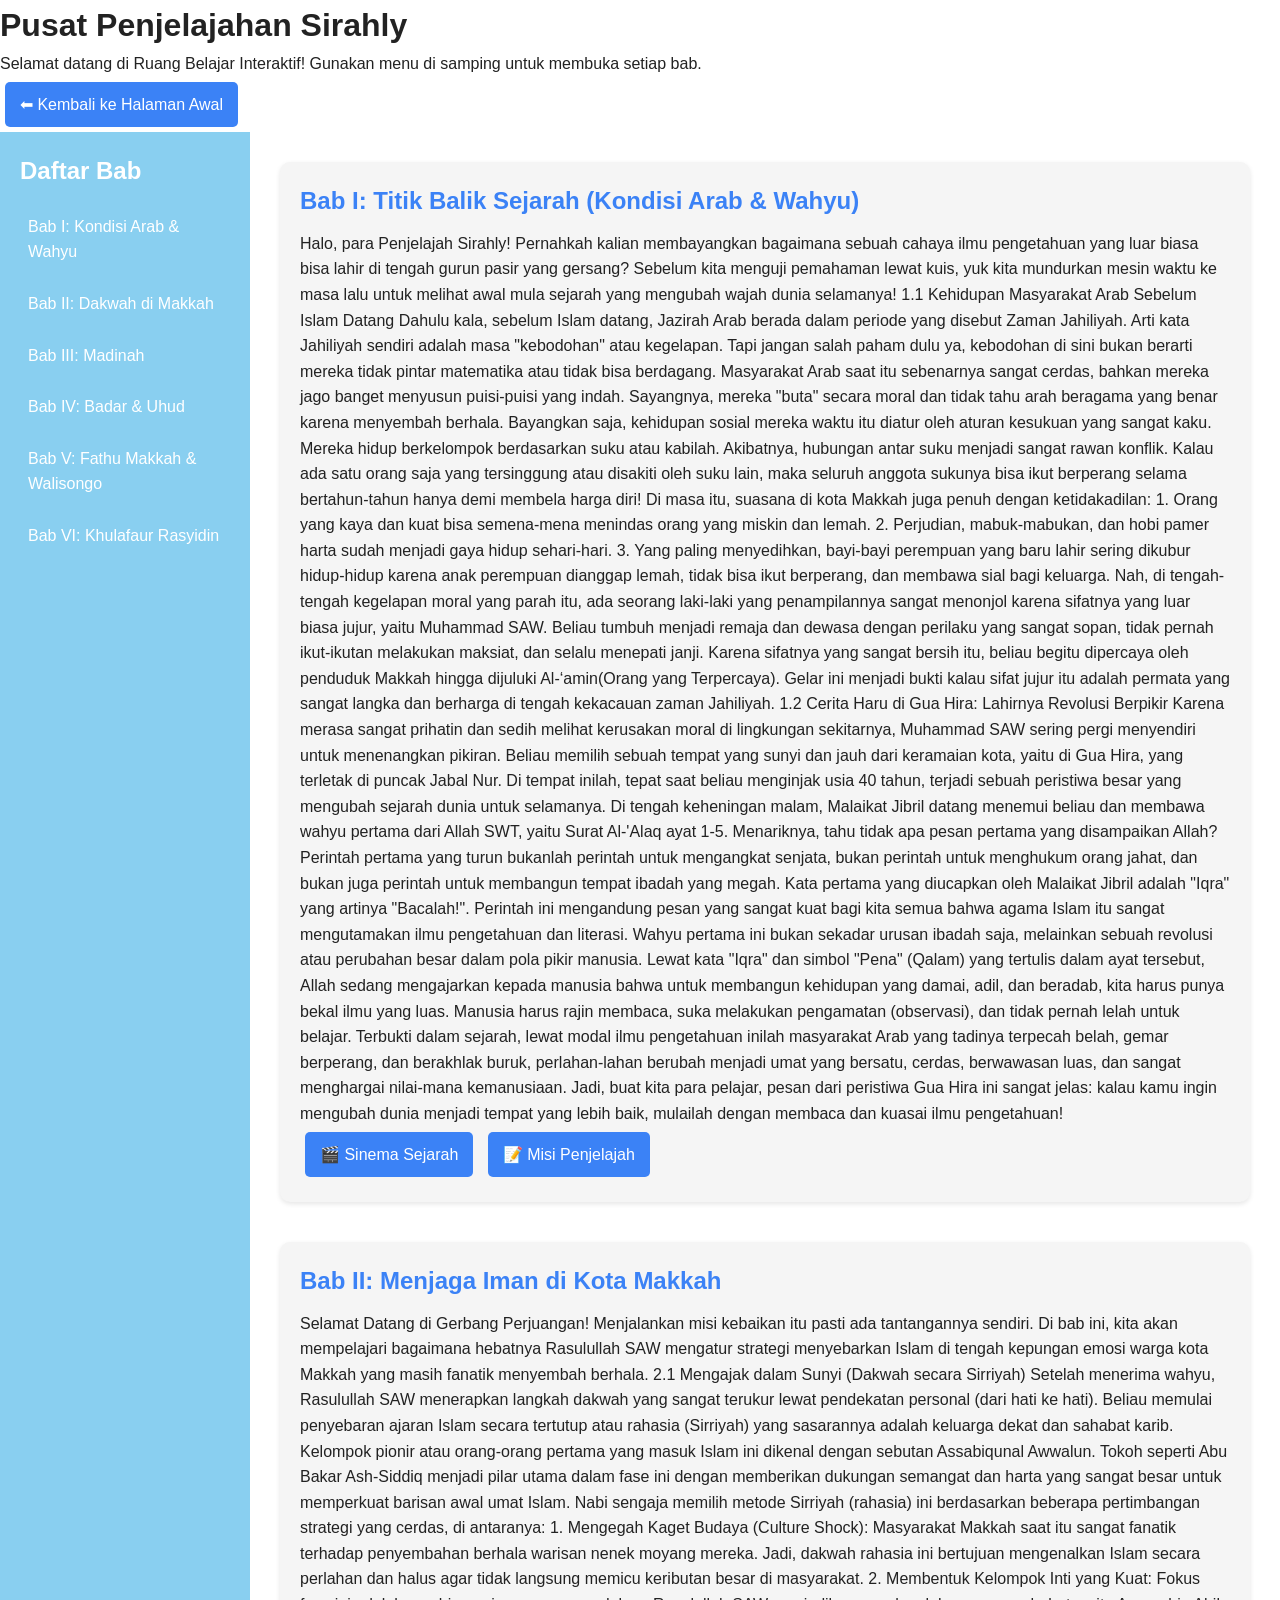
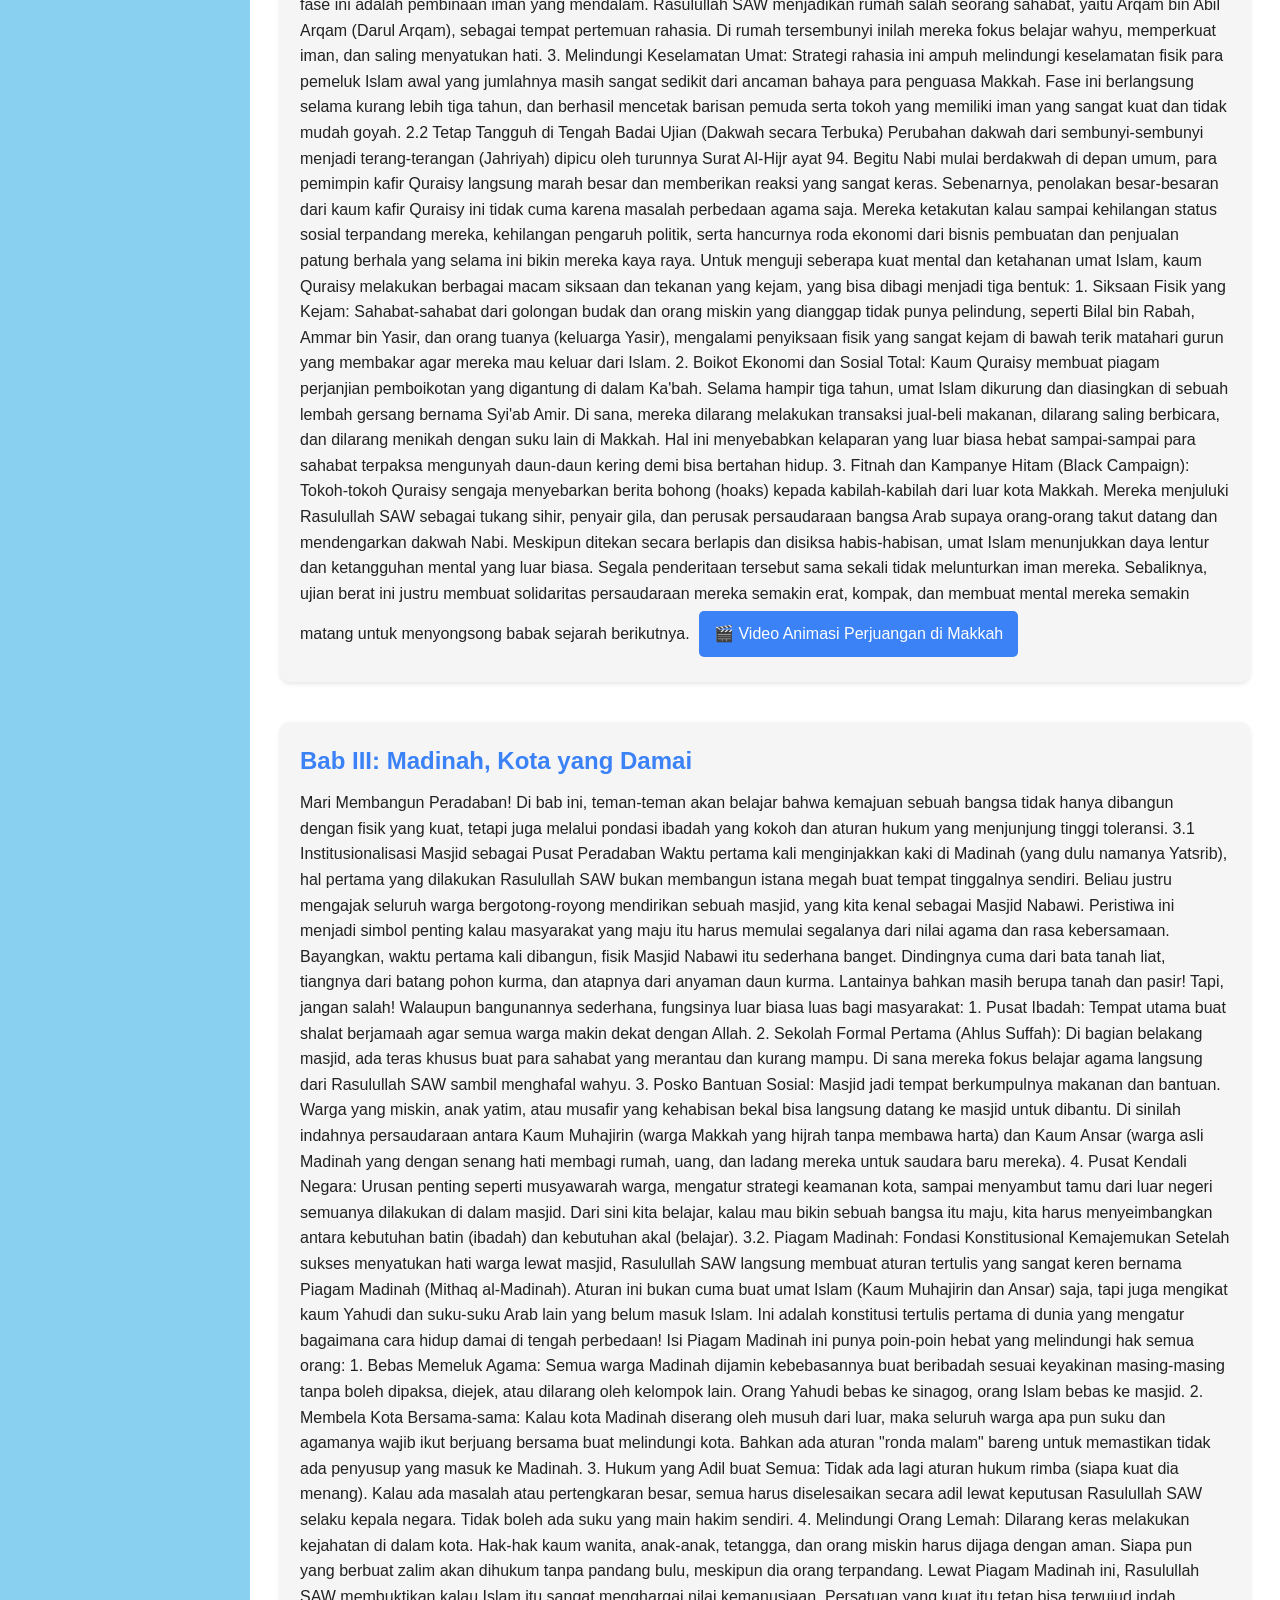
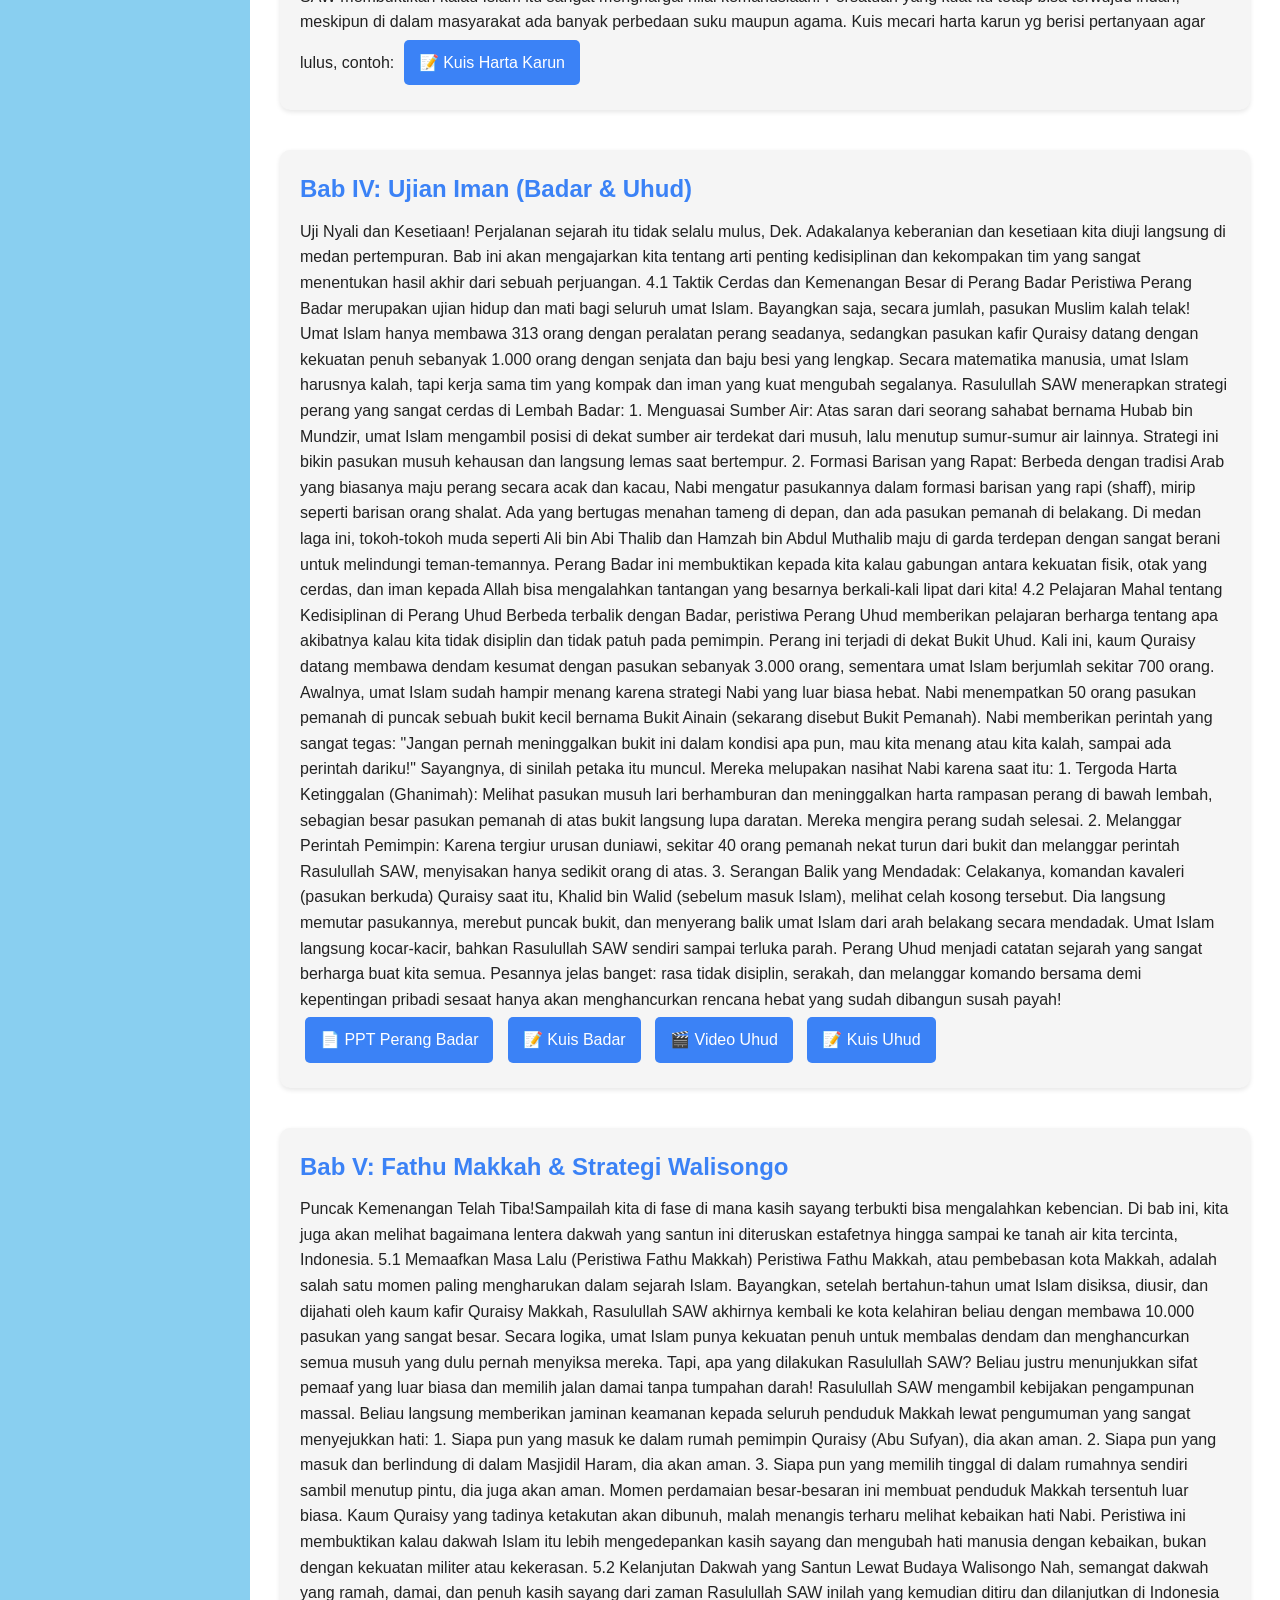
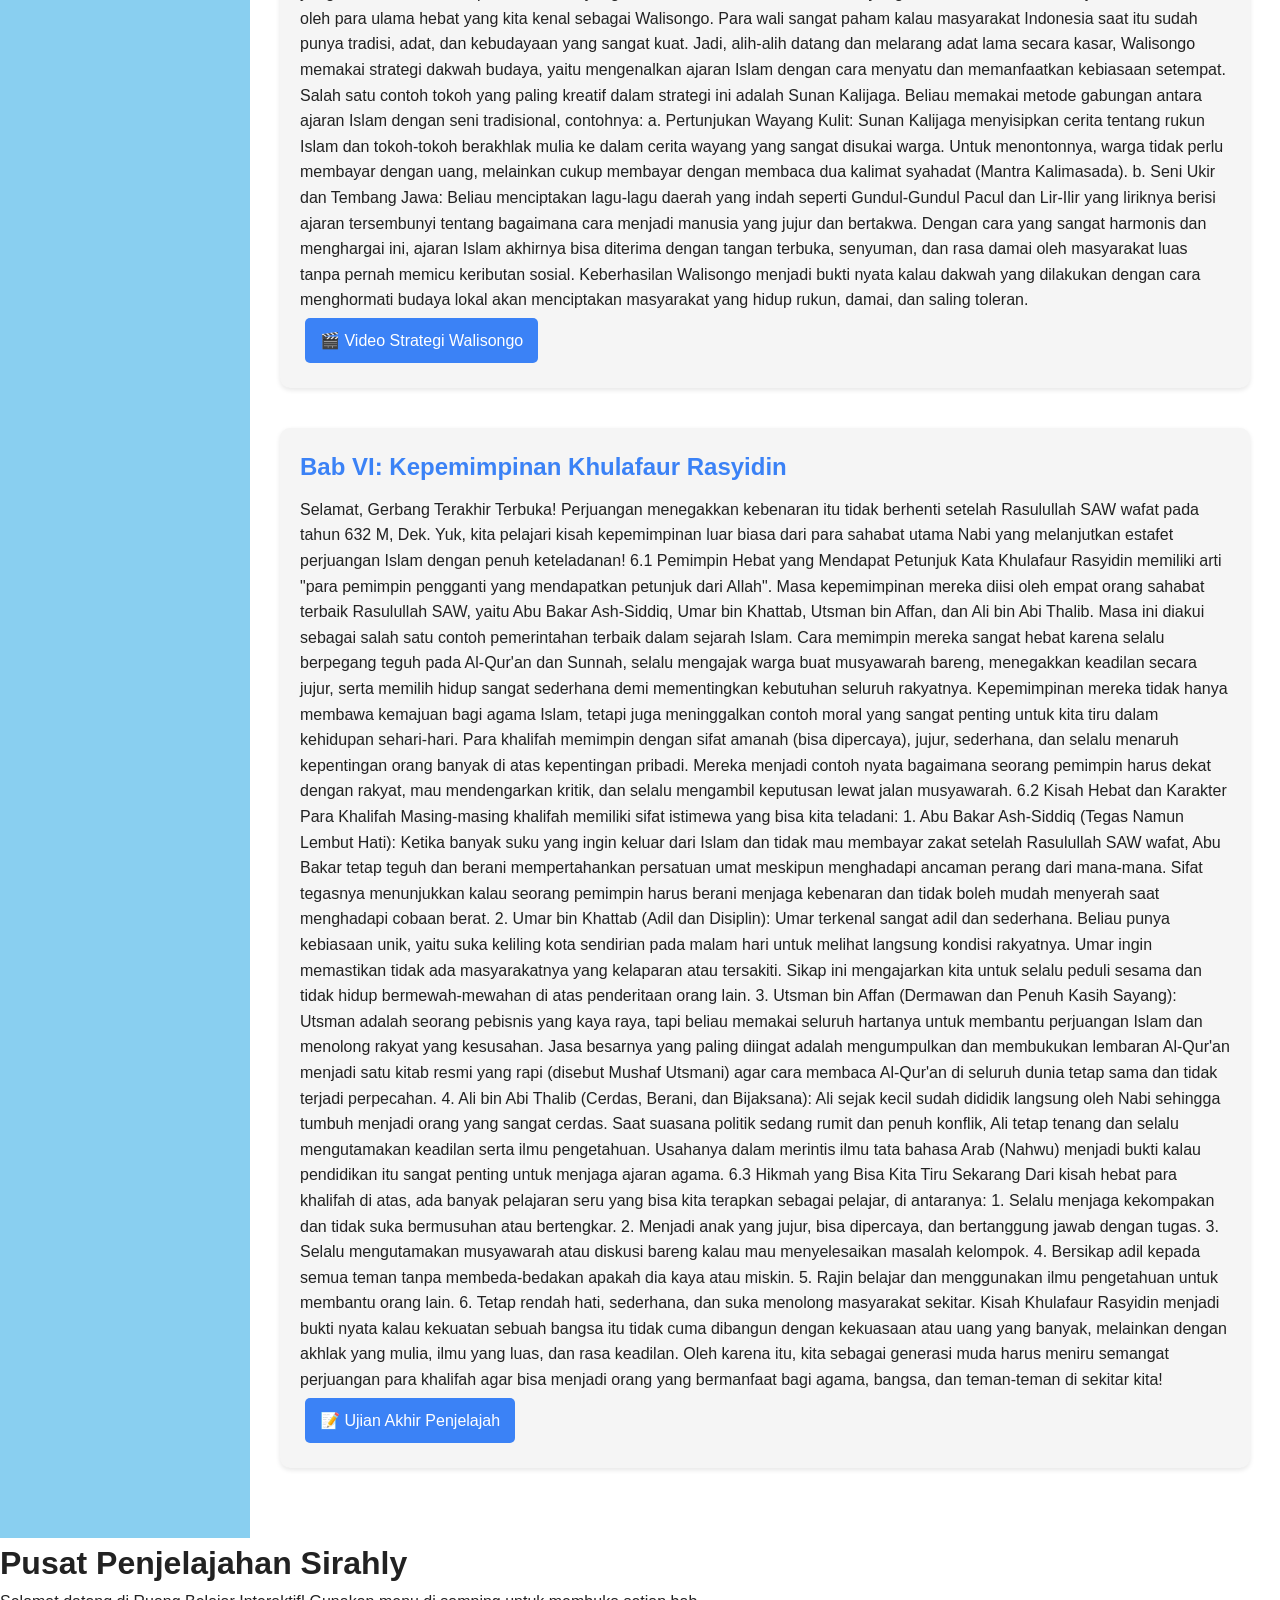
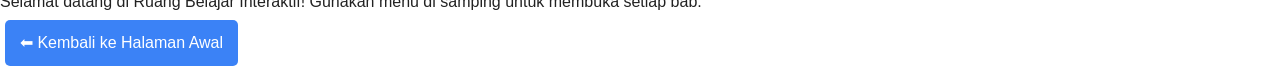
<file: belajar.html>
<!DOCTYPE html>
<html lang="id">
<head>
  <meta charset="UTF-8">
  <meta name="viewport" content="width=device-width, initial-scale=1.0">
  <title>Pusat Penjelajahan Sirahly</title>
  <link rel="stylesheet" href="style.css">
  <style>
    .lms-container { display: flex; min-height: 100vh; }
    .sidebar { width: 250px; background: var(--primary); color: white; padding: 20px; }
    .sidebar h2 { margin-bottom: 15px; }
    .sidebar ul { list-style: none; padding: 0; }
    .sidebar ul li { margin: 10px 0; }
    .sidebar ul li a { color: white; text-decoration: none; display: block; padding: 8px; border-radius: 5px; transition: background 0.3s; }
    .sidebar ul li a:hover { background: var(--accent); color: var(--text-main); }

    .content { flex: 1; padding: 30px; background: var(--bg-main); }
    .content section { margin-bottom: 40px; padding: 20px; background: var(--bg-card); border-radius: 10px; box-shadow: 0 2px 5px rgba(0,0,0,0.1); }
    .content h2 { color: var(--secondary); margin-bottom: 10px; }
    .btn-link { display: inline-block; margin: 5px; padding: 10px 15px; background: var(--secondary); color: white; border-radius: 5px; text-decoration: none; transition: background 0.3s; }
    .btn-link:hover { background: var(--accent); color: var(--text-main); }

    @media(max-width:768px){
      .lms-container { flex-direction: column; }
      .sidebar { width: 100%; }
    }
  </style>
</head>
<body>
  <header>
    <h1>Pusat Penjelajahan Sirahly</h1>
    <p>Selamat datang di Ruang Belajar Interaktif! Gunakan menu di samping untuk membuka setiap bab.</p>
    <a href="index.html" class="btn-link">⬅ Kembali ke Halaman Awal</a>
  </header>

  <div class="lms-container">
    <!-- Sidebar -->
    <aside class="sidebar">
      <h2>Daftar Bab</h2>
      <ul>
        <li><a href="#bab1">Bab I: Kondisi Arab & Wahyu</a></li>
        <li><a href="#bab2">Bab II: Dakwah di Makkah</a></li>
        <li><a href="#bab3">Bab III: Madinah</a></li>
        <li><a href="#bab4">Bab IV: Badar & Uhud</a></li>
        <li><a href="#bab5">Bab V: Fathu Makkah & Walisongo</a></li>
        <li><a href="#bab6">Bab VI: Khulafaur Rasyidin</a></li>
      </ul>
    </aside>

    <!-- Konten Utama -->
    <main class="content">
      <!-- Bab I -->
      <section id="bab1">
        <h2>Bab I: Titik Balik Sejarah (Kondisi Arab & Wahyu)</h2>
        <p>Halo, para Penjelajah Sirahly! Pernahkah kalian membayangkan bagaimana sebuah cahaya ilmu pengetahuan yang luar biasa bisa lahir di tengah gurun pasir yang gersang? Sebelum kita menguji pemahaman lewat kuis, yuk kita mundurkan mesin waktu ke masa lalu untuk melihat awal mula sejarah yang mengubah wajah dunia selamanya!
1.1 Kehidupan Masyarakat Arab Sebelum Islam Datang
Dahulu kala, sebelum Islam datang, Jazirah Arab berada dalam periode yang disebut Zaman Jahiliyah. Arti kata Jahiliyah sendiri adalah masa "kebodohan" atau kegelapan. Tapi jangan salah paham dulu ya, kebodohan di sini bukan berarti mereka tidak pintar matematika atau tidak bisa berdagang. Masyarakat Arab saat itu sebenarnya sangat cerdas, bahkan mereka jago banget menyusun puisi-puisi yang indah. Sayangnya, mereka "buta" secara moral dan tidak tahu arah beragama yang benar karena menyembah berhala.
Bayangkan saja, kehidupan sosial mereka waktu itu diatur oleh aturan kesukuan yang sangat kaku. Mereka hidup berkelompok berdasarkan suku atau kabilah. Akibatnya, hubungan antar suku menjadi sangat rawan konflik. Kalau ada satu orang saja yang tersinggung atau disakiti oleh suku lain, maka seluruh anggota sukunya bisa ikut berperang selama bertahun-tahun hanya demi membela harga diri!
Di masa itu, suasana di kota Makkah juga penuh dengan ketidakadilan:
1.	Orang yang kaya dan kuat bisa semena-mena menindas orang yang miskin dan lemah.
2.	Perjudian, mabuk-mabukan, dan hobi pamer harta sudah menjadi gaya hidup sehari-hari.
3.	Yang paling menyedihkan, bayi-bayi perempuan yang baru lahir sering dikubur hidup-hidup karena anak perempuan dianggap lemah, tidak bisa ikut berperang, dan membawa sial bagi keluarga.
Nah, di tengah-tengah kegelapan moral yang parah itu, ada seorang laki-laki yang penampilannya sangat menonjol karena sifatnya yang luar biasa jujur, yaitu Muhammad SAW. Beliau tumbuh menjadi remaja dan dewasa dengan perilaku yang sangat sopan, tidak pernah ikut-ikutan melakukan maksiat, dan selalu menepati janji. Karena sifatnya yang sangat bersih itu, beliau begitu dipercaya oleh penduduk Makkah hingga dijuluki Al-‘amin(Orang yang Terpercaya). Gelar ini menjadi bukti kalau sifat jujur itu adalah permata yang sangat langka dan berharga di tengah kekacauan zaman Jahiliyah.
1.2 Cerita Haru di Gua Hira: Lahirnya Revolusi Berpikir
Karena merasa sangat prihatin dan sedih melihat kerusakan moral di lingkungan sekitarnya, Muhammad SAW sering pergi menyendiri untuk menenangkan pikiran. Beliau memilih sebuah tempat yang sunyi dan jauh dari keramaian kota, yaitu di Gua Hira, yang terletak di puncak Jabal Nur.
Di tempat inilah, tepat saat beliau menginjak usia 40 tahun, terjadi sebuah peristiwa besar yang mengubah sejarah dunia untuk selamanya. Di tengah keheningan malam, Malaikat Jibril datang menemui beliau dan membawa wahyu pertama dari Allah SWT, yaitu Surat Al-'Alaq ayat 1-5.
Menariknya, tahu tidak apa pesan pertama yang disampaikan Allah? Perintah pertama yang turun bukanlah perintah untuk mengangkat senjata, bukan perintah untuk menghukum orang jahat, dan bukan juga perintah untuk membangun tempat ibadah yang megah. Kata pertama yang diucapkan oleh Malaikat Jibril adalah "Iqra" yang artinya "Bacalah!".
Perintah ini mengandung pesan yang sangat kuat bagi kita semua bahwa agama Islam itu sangat mengutamakan ilmu pengetahuan dan literasi. Wahyu pertama ini bukan sekadar urusan ibadah saja, melainkan sebuah revolusi atau perubahan besar dalam pola pikir manusia. Lewat kata "Iqra" dan simbol "Pena" (Qalam) yang tertulis dalam ayat tersebut, Allah sedang mengajarkan kepada manusia bahwa untuk membangun kehidupan yang damai, adil, dan beradab, kita harus punya bekal ilmu yang luas. Manusia harus rajin membaca, suka melakukan pengamatan (observasi), dan tidak pernah lelah untuk belajar.
Terbukti dalam sejarah, lewat modal ilmu pengetahuan inilah masyarakat Arab yang tadinya terpecah belah, gemar berperang, dan berakhlak buruk, perlahan-lahan berubah menjadi umat yang bersatu, cerdas, berwawasan luas, dan sangat menghargai nilai-mana kemanusiaan. Jadi, buat kita para pelajar, pesan dari peristiwa Gua Hira ini sangat jelas: kalau kamu ingin mengubah dunia menjadi tempat yang lebih baik, mulailah dengan membaca dan kuasai ilmu pengetahuan!

        <a class="btn-link" href="https://youtu.be/bl16tjyqwn0" target="_blank">🎬 Sinema Sejarah</a>
        <a class="btn-link" href="https://kahoot.it/?pin=7073825&refer_method=link" target="_blank">📝 Misi Penjelajah</a>
      </section>

      <!-- Bab II -->
      <section id="bab2">
        <h2>Bab II: Menjaga Iman di Kota Makkah</h2>
        <p>Selamat Datang di Gerbang Perjuangan! Menjalankan misi kebaikan itu pasti ada tantangannya sendiri. Di bab ini, kita akan mempelajari bagaimana hebatnya Rasulullah SAW mengatur strategi menyebarkan Islam di tengah kepungan emosi warga kota Makkah yang masih fanatik menyembah berhala.
2.1 Mengajak dalam Sunyi (Dakwah secara Sirriyah)
Setelah menerima wahyu, Rasulullah SAW menerapkan langkah dakwah yang sangat terukur lewat pendekatan personal (dari hati ke hati). Beliau memulai penyebaran ajaran Islam secara tertutup atau rahasia (Sirriyah) yang sasarannya adalah keluarga dekat dan sahabat karib. Kelompok pionir atau orang-orang pertama yang masuk Islam ini dikenal dengan sebutan Assabiqunal Awwalun. Tokoh seperti Abu Bakar Ash-Siddiq menjadi pilar utama dalam fase ini dengan memberikan dukungan semangat dan harta yang sangat besar untuk memperkuat barisan awal umat Islam.
Nabi sengaja memilih metode Sirriyah (rahasia) ini berdasarkan beberapa pertimbangan strategi yang cerdas, di antaranya:
1.	Mengegah Kaget Budaya (Culture Shock): Masyarakat Makkah saat itu sangat fanatik terhadap penyembahan berhala warisan nenek moyang mereka. Jadi, dakwah rahasia ini bertujuan mengenalkan Islam secara perlahan dan halus agar tidak langsung memicu keributan besar di masyarakat.
2.	Membentuk Kelompok Inti yang Kuat: Fokus fase ini adalah pembinaan iman yang mendalam. Rasulullah SAW menjadikan rumah salah seorang sahabat, yaitu Arqam bin Abil Arqam (Darul Arqam), sebagai tempat pertemuan rahasia. Di rumah tersembunyi inilah mereka fokus belajar wahyu, memperkuat iman, dan saling menyatukan hati.
3.	Melindungi Keselamatan Umat: Strategi rahasia ini ampuh melindungi keselamatan fisik para pemeluk Islam awal yang jumlahnya masih sangat sedikit dari ancaman bahaya para penguasa Makkah.
Fase ini berlangsung selama kurang lebih tiga tahun, dan berhasil mencetak barisan pemuda serta tokoh yang memiliki iman yang sangat kuat dan tidak mudah goyah.
2.2 Tetap Tangguh di Tengah Badai Ujian (Dakwah secara Terbuka)
Perubahan dakwah dari sembunyi-sembunyi menjadi terang-terangan (Jahriyah) dipicu oleh turunnya Surat Al-Hijr ayat 94. Begitu Nabi mulai berdakwah di depan umum, para pemimpin kafir Quraisy langsung marah besar dan memberikan reaksi yang sangat keras.
Sebenarnya, penolakan besar-besaran dari kaum kafir Quraisy ini tidak cuma karena masalah perbedaan agama saja. Mereka ketakutan kalau sampai kehilangan status sosial terpandang mereka, kehilangan pengaruh politik, serta hancurnya roda ekonomi dari bisnis pembuatan dan penjualan patung berhala yang selama ini bikin mereka kaya raya.
Untuk menguji seberapa kuat mental dan ketahanan umat Islam, kaum Quraisy melakukan berbagai macam siksaan dan tekanan yang kejam, yang bisa dibagi menjadi tiga bentuk:
1.	Siksaan Fisik yang Kejam: Sahabat-sahabat dari golongan budak dan orang miskin yang dianggap tidak punya pelindung, seperti Bilal bin Rabah, Ammar bin Yasir, dan orang tuanya (keluarga Yasir), mengalami penyiksaan fisik yang sangat kejam di bawah terik matahari gurun yang membakar agar mereka mau keluar dari Islam.
2.	Boikot Ekonomi dan Sosial Total: Kaum Quraisy membuat piagam perjanjian pemboikotan yang digantung di dalam Ka'bah. Selama hampir tiga tahun, umat Islam dikurung dan diasingkan di sebuah lembah gersang bernama Syi'ab Amir. Di sana, mereka dilarang melakukan transaksi jual-beli makanan, dilarang saling berbicara, dan dilarang menikah dengan suku lain di Makkah. Hal ini menyebabkan kelaparan yang luar biasa hebat sampai-sampai para sahabat terpaksa mengunyah daun-daun kering demi bisa bertahan hidup.
3.	Fitnah dan Kampanye Hitam (Black Campaign): Tokoh-tokoh Quraisy sengaja menyebarkan berita bohong (hoaks) kepada kabilah-kabilah dari luar kota Makkah. Mereka menjuluki Rasulullah SAW sebagai tukang sihir, penyair gila, dan perusak persaudaraan bangsa Arab supaya orang-orang takut datang dan mendengarkan dakwah Nabi.
Meskipun ditekan secara berlapis dan disiksa habis-habisan, umat Islam menunjukkan daya lentur dan ketangguhan mental yang luar biasa. Segala penderitaan tersebut sama sekali tidak melunturkan iman mereka. Sebaliknya, ujian berat ini justru membuat solidaritas persaudaraan mereka semakin erat, kompak, dan membuat mental mereka semakin matang untuk menyongsong babak sejarah berikutnya.

        <a class="btn-link" href="#" target="_blank">🎬 Video Animasi Perjuangan di Makkah</a>
      </section>

      <!-- Bab III -->
      <section id="bab3">
        <h2>Bab III: Madinah, Kota yang Damai</h2>
        <p>Mari Membangun Peradaban! Di bab ini, teman-teman akan belajar bahwa kemajuan sebuah bangsa tidak hanya dibangun dengan fisik yang kuat, tetapi juga melalui pondasi ibadah yang kokoh dan aturan hukum yang menjunjung tinggi toleransi. 
3.1 Institusionalisasi Masjid sebagai Pusat Peradaban
Waktu pertama kali menginjakkan kaki di Madinah (yang dulu namanya Yatsrib), hal pertama yang dilakukan Rasulullah SAW bukan membangun istana megah buat tempat tinggalnya sendiri. Beliau justru mengajak seluruh warga bergotong-royong mendirikan sebuah masjid, yang kita kenal sebagai Masjid Nabawi. Peristiwa ini menjadi simbol penting kalau masyarakat yang maju itu harus memulai segalanya dari nilai agama dan rasa kebersamaan.
Bayangkan, waktu pertama kali dibangun, fisik Masjid Nabawi itu sederhana banget. Dindingnya cuma dari bata tanah liat, tiangnya dari batang pohon kurma, dan atapnya dari anyaman daun kurma. Lantainya bahkan masih berupa tanah dan pasir! Tapi, jangan salah! Walaupun bangunannya sederhana, fungsinya luar biasa luas bagi masyarakat:
1.	Pusat Ibadah: Tempat utama buat shalat berjamaah agar semua warga makin dekat dengan Allah.
2.	Sekolah Formal Pertama (Ahlus Suffah): Di bagian belakang masjid, ada teras khusus buat para sahabat yang merantau dan kurang mampu. Di sana mereka fokus belajar agama langsung dari Rasulullah SAW sambil menghafal wahyu.
3.	Posko Bantuan Sosial: Masjid jadi tempat berkumpulnya makanan dan bantuan. Warga yang miskin, anak yatim, atau musafir yang kehabisan bekal bisa langsung datang ke masjid untuk dibantu. Di sinilah indahnya persaudaraan antara Kaum Muhajirin (warga Makkah yang hijrah tanpa membawa harta) dan Kaum Ansar (warga asli Madinah yang dengan senang hati membagi rumah, uang, dan ladang mereka untuk saudara baru mereka).
4.	Pusat Kendali Negara: Urusan penting seperti musyawarah warga, mengatur strategi keamanan kota, sampai menyambut tamu dari luar negeri semuanya dilakukan di dalam masjid.
Dari sini kita belajar, kalau mau bikin sebuah bangsa itu maju, kita harus menyeimbangkan antara kebutuhan batin (ibadah) dan kebutuhan akal (belajar).
3.2. Piagam Madinah: Fondasi Konstitusional Kemajemukan
Setelah sukses menyatukan hati warga lewat masjid, Rasulullah SAW langsung membuat aturan tertulis yang sangat keren bernama Piagam Madinah (Mithaq al-Madinah). Aturan ini bukan cuma buat umat Islam (Kaum Muhajirin dan Ansar) saja, tapi juga mengikat kaum Yahudi dan suku-suku Arab lain yang belum masuk Islam. Ini adalah konstitusi tertulis pertama di dunia yang mengatur bagaimana cara hidup damai di tengah perbedaan!
Isi Piagam Madinah ini punya poin-poin hebat yang melindungi hak semua orang:
1.	Bebas Memeluk Agama: Semua warga Madinah dijamin kebebasannya buat beribadah sesuai keyakinan masing-masing tanpa boleh dipaksa, diejek, atau dilarang oleh kelompok lain. Orang Yahudi bebas ke sinagog, orang Islam bebas ke masjid.
2.	Membela Kota Bersama-sama: Kalau kota Madinah diserang oleh musuh dari luar, maka seluruh warga apa pun suku dan agamanya wajib ikut berjuang bersama buat melindungi kota. Bahkan ada aturan "ronda malam" bareng untuk memastikan tidak ada penyusup yang masuk ke Madinah.
3.	Hukum yang Adil buat Semua: Tidak ada lagi aturan hukum rimba (siapa kuat dia menang). Kalau ada masalah atau pertengkaran besar, semua harus diselesaikan secara adil lewat keputusan Rasulullah SAW selaku kepala negara. Tidak boleh ada suku yang main hakim sendiri.
4.	Melindungi Orang Lemah: Dilarang keras melakukan kejahatan di dalam kota. Hak-hak kaum wanita, anak-anak, tetangga, dan orang miskin harus dijaga dengan aman. Siapa pun yang berbuat zalim akan dihukum tanpa pandang bulu, meskipun dia orang terpandang.
Lewat Piagam Madinah ini, Rasulullah SAW membuktikan kalau Islam itu sangat menghargai nilai kemanusiaan. Persatuan yang kuat itu tetap bisa terwujud indah, meskipun di dalam masyarakat ada banyak perbedaan suku maupun agama.
Kuis mecari harta karun yg berisi pertanyaan agar lulus, contoh:

        <a class="btn-link" href="https://quiz.zep.us/id/play/nLeQLA" target="_blank">📝 Kuis Harta Karun</a>
      </section>

      <!-- Bab IV -->
      <section id="bab4">
        <h2>Bab IV: Ujian Iman (Badar & Uhud)</h2>
        <p>Uji Nyali dan Kesetiaan! Perjalanan sejarah itu tidak selalu mulus, Dek. Adakalanya keberanian dan kesetiaan kita diuji langsung di medan pertempuran. Bab ini akan mengajarkan kita tentang arti penting kedisiplinan dan kekompakan tim yang sangat menentukan hasil akhir dari sebuah perjuangan.
4.1 Taktik Cerdas dan Kemenangan Besar di Perang Badar
Peristiwa Perang Badar merupakan ujian hidup dan mati bagi seluruh umat Islam. Bayangkan saja, secara jumlah, pasukan Muslim kalah telak! Umat Islam hanya membawa 313 orang dengan peralatan perang seadanya, sedangkan pasukan kafir Quraisy datang dengan kekuatan penuh sebanyak 1.000 orang dengan senjata dan baju besi yang lengkap. Secara matematika manusia, umat Islam harusnya kalah, tapi kerja sama tim yang kompak dan iman yang kuat mengubah segalanya.
Rasulullah SAW menerapkan strategi perang yang sangat cerdas di Lembah Badar:
1.	Menguasai Sumber Air: Atas saran dari seorang sahabat bernama Hubab bin Mundzir, umat Islam mengambil posisi di dekat sumber air terdekat dari musuh, lalu menutup sumur-sumur air lainnya. Strategi ini bikin pasukan musuh kehausan dan langsung lemas saat bertempur.
2.	Formasi Barisan yang Rapat: Berbeda dengan tradisi Arab yang biasanya maju perang secara acak dan kacau, Nabi mengatur pasukannya dalam formasi barisan yang rapi (shaff), mirip seperti barisan orang shalat. Ada yang bertugas menahan tameng di depan, dan ada pasukan pemanah di belakang.
Di medan laga ini, tokoh-tokoh muda seperti Ali bin Abi Thalib dan Hamzah bin Abdul Muthalib maju di garda terdepan dengan sangat berani untuk melindungi teman-temannya. Perang Badar ini membuktikan kepada kita kalau gabungan antara kekuatan fisik, otak yang cerdas, dan iman kepada Allah bisa mengalahkan tantangan yang besarnya berkali-kali lipat dari kita!
4.2 Pelajaran Mahal tentang Kedisiplinan di Perang Uhud
Berbeda terbalik dengan Badar, peristiwa Perang Uhud memberikan pelajaran berharga tentang apa akibatnya kalau kita tidak disiplin dan tidak patuh pada pemimpin. Perang ini terjadi di dekat Bukit Uhud. Kali ini, kaum Quraisy datang membawa dendam kesumat dengan pasukan sebanyak 3.000 orang, sementara umat Islam berjumlah sekitar 700 orang.
Awalnya, umat Islam sudah hampir menang karena strategi Nabi yang luar biasa hebat. Nabi menempatkan 50 orang pasukan pemanah di puncak sebuah bukit kecil bernama Bukit Ainain (sekarang disebut Bukit Pemanah). Nabi memberikan perintah yang sangat tegas: "Jangan pernah meninggalkan bukit ini dalam kondisi apa pun, mau kita menang atau kita kalah, sampai ada perintah dariku!"
Sayangnya, di sinilah petaka itu muncul. Mereka melupakan nasihat Nabi karena saat itu:
1.	Tergoda Harta Ketinggalan (Ghanimah): Melihat pasukan musuh lari berhamburan dan meninggalkan harta rampasan perang di bawah lembah, sebagian besar pasukan pemanah di atas bukit langsung lupa daratan. Mereka mengira perang sudah selesai.
2.	Melanggar Perintah Pemimpin: Karena tergiur urusan duniawi, sekitar 40 orang pemanah nekat turun dari bukit dan melanggar perintah Rasulullah SAW, menyisakan hanya sedikit orang di atas.
3.	Serangan Balik yang Mendadak: Celakanya, komandan kavaleri (pasukan berkuda) Quraisy saat itu, Khalid bin Walid (sebelum masuk Islam), melihat celah kosong tersebut. Dia langsung memutar pasukannya, merebut puncak bukit, dan menyerang balik umat Islam dari arah belakang secara mendadak.
Umat Islam langsung kocar-kacir, bahkan Rasulullah SAW sendiri sampai terluka parah. Perang Uhud menjadi catatan sejarah yang sangat berharga buat kita semua. Pesannya jelas banget: rasa tidak disiplin, serakah, dan melanggar komando bersama demi kepentingan pribadi sesaat hanya akan menghancurkan rencana hebat yang sudah dibangun susah payah!

        <a class="btn-link" href="https://canva.link/6s8qpgf205pchj1" target="_blank">📄 PPT Perang Badar</a>
        <a class="btn-link" href="https://wordwall.net/resource/113653783" target="_blank">📝 Kuis Badar</a>
        <a class="btn-link" href="https://youtu.be/JJbbSjaz0R4" target="_blank">🎬 Video Uhud</a>
        <a class="btn-link" href="https://wordwall.net/resource/113654075" target="_blank">📝 Kuis Uhud</a>
      </section>

      <!-- Bab V -->
      <section id="bab5">
        <h2>Bab V: Fathu Makkah & Strategi Walisongo</h2>
        <p>Puncak Kemenangan Telah Tiba!Sampailah kita di fase di mana kasih sayang terbukti bisa mengalahkan kebencian. Di bab ini, kita juga akan melihat bagaimana lentera dakwah yang santun ini diteruskan estafetnya hingga sampai ke tanah air kita tercinta, Indonesia.
5.1 Memaafkan Masa Lalu (Peristiwa Fathu Makkah)
Peristiwa Fathu Makkah, atau pembebasan kota Makkah, adalah salah satu momen paling mengharukan dalam sejarah Islam. Bayangkan, setelah bertahun-tahun umat Islam disiksa, diusir, dan dijahati oleh kaum kafir Quraisy Makkah, Rasulullah SAW akhirnya kembali ke kota kelahiran beliau dengan membawa 10.000 pasukan yang sangat besar.
Secara logika, umat Islam punya kekuatan penuh untuk membalas dendam dan menghancurkan semua musuh yang dulu pernah menyiksa mereka. Tapi, apa yang dilakukan Rasulullah SAW? Beliau justru menunjukkan sifat pemaaf yang luar biasa dan memilih jalan damai tanpa tumpahan darah!
Rasulullah SAW mengambil kebijakan pengampunan massal. Beliau langsung memberikan jaminan keamanan kepada seluruh penduduk Makkah lewat pengumuman yang sangat menyejukkan hati:
1.	Siapa pun yang masuk ke dalam rumah pemimpin Quraisy (Abu Sufyan), dia akan aman.
2.	Siapa pun yang masuk dan berlindung di dalam Masjidil Haram, dia akan aman.
3.	Siapa pun yang memilih tinggal di dalam rumahnya sendiri sambil menutup pintu, dia juga akan aman.
Momen perdamaian besar-besaran ini membuat penduduk Makkah tersentuh luar biasa. Kaum Quraisy yang tadinya ketakutan akan dibunuh, malah menangis terharu melihat kebaikan hati Nabi. Peristiwa ini membuktikan kalau dakwah Islam itu lebih mengedepankan kasih sayang dan mengubah hati manusia dengan kebaikan, bukan dengan kekuatan militer atau kekerasan.

5.2 Kelanjutan Dakwah yang Santun Lewat Budaya Walisongo
Nah, semangat dakwah yang ramah, damai, dan penuh kasih sayang dari zaman Rasulullah SAW inilah yang kemudian ditiru dan dilanjutkan di Indonesia oleh para ulama hebat yang kita kenal sebagai Walisongo.
Para wali sangat paham kalau masyarakat Indonesia saat itu sudah punya tradisi, adat, dan kebudayaan yang sangat kuat. Jadi, alih-alih datang dan melarang adat lama secara kasar, Walisongo memakai strategi dakwah budaya, yaitu mengenalkan ajaran Islam dengan cara menyatu dan memanfaatkan kebiasaan setempat.
Salah satu contoh tokoh yang paling kreatif dalam strategi ini adalah Sunan Kalijaga. Beliau memakai metode gabungan antara ajaran Islam dengan seni tradisional, contohnya:
a.	Pertunjukan Wayang Kulit: Sunan Kalijaga menyisipkan cerita tentang rukun Islam dan tokoh-tokoh berakhlak mulia ke dalam cerita wayang yang sangat disukai warga. Untuk menontonnya, warga tidak perlu membayar dengan uang, melainkan cukup membayar dengan membaca dua kalimat syahadat (Mantra Kalimasada).
b.	Seni Ukir dan Tembang Jawa: Beliau menciptakan lagu-lagu daerah yang indah seperti Gundul-Gundul Pacul dan Lir-Ilir yang liriknya berisi ajaran tersembunyi tentang bagaimana cara menjadi manusia yang jujur dan bertakwa.
Dengan cara yang sangat harmonis dan menghargai ini, ajaran Islam akhirnya bisa diterima dengan tangan terbuka, senyuman, dan rasa damai oleh masyarakat luas tanpa pernah memicu keributan sosial. Keberhasilan Walisongo menjadi bukti nyata kalau dakwah yang dilakukan dengan cara menghormati budaya lokal akan menciptakan masyarakat yang hidup rukun, damai, dan saling toleran.

        <a class="btn-link" href="https://youtube.com/shorts/aqMsRlcPt9s?feature=shared" target="_blank">🎬 Video Strategi Walisongo</a>
      </section>

      <!-- Bab VI -->
      <section id="bab6">
        <h2>Bab VI: Kepemimpinan Khulafaur Rasyidin</h2>
        <p>Selamat, Gerbang Terakhir Terbuka! Perjuangan menegakkan kebenaran itu tidak berhenti setelah Rasulullah SAW wafat pada tahun 632 M, Dek. Yuk, kita pelajari kisah kepemimpinan luar biasa dari para sahabat utama Nabi yang melanjutkan estafet perjuangan Islam dengan penuh keteladanan!
6.1 Pemimpin Hebat yang Mendapat Petunjuk
Kata Khulafaur Rasyidin memiliki arti "para pemimpin pengganti yang mendapatkan petunjuk dari Allah". Masa kepemimpinan mereka diisi oleh empat orang sahabat terbaik Rasulullah SAW, yaitu Abu Bakar Ash-Siddiq, Umar bin Khattab, Utsman bin Affan, dan Ali bin Abi Thalib. Masa ini diakui sebagai salah satu contoh pemerintahan terbaik dalam sejarah Islam.
Cara memimpin mereka sangat hebat karena selalu berpegang teguh pada Al-Qur'an dan Sunnah, selalu mengajak warga buat musyawarah bareng, menegakkan keadilan secara jujur, serta memilih hidup sangat sederhana demi mementingkan kebutuhan seluruh rakyatnya.
Kepemimpinan mereka tidak hanya membawa kemajuan bagi agama Islam, tetapi juga meninggalkan contoh moral yang sangat penting untuk kita tiru dalam kehidupan sehari-hari. Para khalifah memimpin dengan sifat amanah (bisa dipercaya), jujur, sederhana, dan selalu menaruh kepentingan orang banyak di atas kepentingan pribadi. Mereka menjadi contoh nyata bagaimana seorang pemimpin harus dekat dengan rakyat, mau mendengarkan kritik, dan selalu mengambil keputusan lewat jalan musyawarah.
6.2 Kisah Hebat dan Karakter Para Khalifah
Masing-masing khalifah memiliki sifat istimewa yang bisa kita teladani:
1.	Abu Bakar Ash-Siddiq (Tegas Namun Lembut Hati): Ketika banyak suku yang ingin keluar dari Islam dan tidak mau membayar zakat setelah Rasulullah SAW wafat, Abu Bakar tetap teguh dan berani mempertahankan persatuan umat meskipun menghadapi ancaman perang dari mana-mana. Sifat tegasnya menunjukkan kalau seorang pemimpin harus berani menjaga kebenaran dan tidak boleh mudah menyerah saat menghadapi cobaan berat.
2.	Umar bin Khattab (Adil dan Disiplin): Umar terkenal sangat adil dan sederhana. Beliau punya kebiasaan unik, yaitu suka keliling kota sendirian pada malam hari untuk melihat langsung kondisi rakyatnya. Umar ingin memastikan tidak ada masyarakatnya yang kelaparan atau tersakiti. Sikap ini mengajarkan kita untuk selalu peduli sesama dan tidak hidup bermewah-mewahan di atas penderitaan orang lain.
3.	Utsman bin Affan (Dermawan dan Penuh Kasih Sayang): Utsman adalah seorang pebisnis yang kaya raya, tapi beliau memakai seluruh hartanya untuk membantu perjuangan Islam dan menolong rakyat yang kesusahan. Jasa besarnya yang paling diingat adalah mengumpulkan dan membukukan lembaran Al-Qur'an menjadi satu kitab resmi yang rapi (disebut Mushaf Utsmani) agar cara membaca Al-Qur'an di seluruh dunia tetap sama dan tidak terjadi perpecahan.
4.	Ali bin Abi Thalib (Cerdas, Berani, dan Bijaksana): Ali sejak kecil sudah dididik langsung oleh Nabi sehingga tumbuh menjadi orang yang sangat cerdas. Saat suasana politik sedang rumit dan penuh konflik, Ali tetap tenang dan selalu mengutamakan keadilan serta ilmu pengetahuan. Usahanya dalam merintis ilmu tata bahasa Arab (Nahwu) menjadi bukti kalau pendidikan itu sangat penting untuk menjaga ajaran agama.
6.3 Hikmah yang Bisa Kita Tiru Sekarang
Dari kisah hebat para khalifah di atas, ada banyak pelajaran seru yang bisa kita terapkan sebagai pelajar, di antaranya:
1.	Selalu menjaga kekompakan dan tidak suka bermusuhan atau bertengkar.
2.	Menjadi anak yang jujur, bisa dipercaya, dan bertanggung jawab dengan tugas.
3.	Selalu mengutamakan musyawarah atau diskusi bareng kalau mau menyelesaikan masalah kelompok.
4.	Bersikap adil kepada semua teman tanpa membeda-bedakan apakah dia kaya atau miskin.
5.	Rajin belajar dan menggunakan ilmu pengetahuan untuk membantu orang lain.
6.	Tetap rendah hati, sederhana, dan suka menolong masyarakat sekitar.
Kisah Khulafaur Rasyidin menjadi bukti nyata kalau kekuatan sebuah bangsa itu tidak cuma dibangun dengan kekuasaan atau uang yang banyak, melainkan dengan akhlak yang mulia, ilmu yang luas, dan rasa keadilan. Oleh karena itu, kita sebagai generasi muda harus meniru semangat perjuangan para khalifah agar bisa menjadi orang yang bermanfaat bagi agama, bangsa, dan teman-teman di sekitar kita!

        <a class="btn-link" href="https://forms.gle/ZYTVFK8JJwZjYyc96" target="_blank">📝 Ujian Akhir Penjelajah</a>
      </section>
    </main>
  </div>
</body>
</html>
<header>
  <h1>Pusat Penjelajahan Sirahly</h1>
  <p>Selamat datang di Ruang Belajar Interaktif! Gunakan menu di samping untuk membuka setiap bab.</p>
  <!-- Tombol kembali -->
  <a href="index.html" class="btn-link">⬅ Kembali ke Halaman Awal</a>
</header>
</file>
<file: style.css>
/* ================= ROOT COLOR ================= */
:root {
  --primary: #89CFF0;
  --secondary: #3b82f6;
  --accent: #ff69b4;

  --bg-main: #ffffff;
  --bg-card: #f5f5f5;

  --text-main: #222222;
  --text-secondary: #666666;

  --shadow: 0 4px 10px rgba(0,0,0,0.1);
}

/* ================= RESET ================= */
* {
  margin: 0;
  padding: 0;
  box-sizing: border-box;
}

body {
  font-family: Arial, sans-serif;
  background: var(--bg-main);
  color: var(--text-main);
  line-height: 1.6;
}

/* ================= CONTAINER ================= */
.container {
  width: 90%;
  max-width: 1200px;
  margin: auto;
}

/* ================= NAVBAR ================= */
.navbar {
  background: white;
  box-shadow: var(--shadow);
  position: sticky;
  top: 0;
  z-index: 1000;
}

.nav-container {
  display: flex;
  justify-content: space-between;
  align-items: center;
  padding: 15px 0;
}

.logo {
  color: var(--secondary);
}

.nav-menu {
  display: flex;
  gap: 20px;
  list-style: none;
}

.nav-menu a {
  text-decoration: none;
  color: var(--text-main);
  transition: 0.3s;
}

.nav-menu a:hover {
  color: var(--secondary);
}

.hamburger {
  display: none;
  font-size: 28px;
  cursor: pointer;
}

/* ================= HERO ================= */
.hero {
  padding: 80px 0;
}

.hero-grid {
  display: grid;
  grid-template-columns: 1fr 1fr;
  gap: 40px;
  align-items: center;
}

.hero-text h2 {
  font-size: 42px;
  margin-bottom: 20px;
}

.hero-text p {
  margin-bottom: 25px;
  color: var(--text-secondary);
}

.hero-buttons {
  display: flex;
  gap: 15px;
}

.main-image {
  width: 100%;
  border-radius: 16px;
  object-fit: cover;
  box-shadow: var(--shadow);
}

/* ================= BUTTON ================= */
.btn {
  padding: 12px 20px;
  border-radius: 10px;
  text-decoration: none;
  transition: 0.3s;
  display: inline-block;
}

.primary-btn {
  background: var(--secondary);
  color: white;
}

.secondary-btn {
  background: var(--primary);
  color: black;
}

.btn:hover {
  transform: translateY(-3px);
}

/* ================= SECTION ================= */
.section {
  padding: 80px 0;
}

.bg-light {
  background: #f9f9f9;
}

.section-title {
  text-align: center;
  margin-bottom: 40px;
}

.section-title h2 {
  margin-bottom: 15px;
  font-size: 32px;
}

/* ================= CARD ================= */
.card-grid,
.feature-grid,
.team-grid {
  display: grid;
  grid-template-columns: repeat(auto-fit, minmax(250px, 1fr));
  gap: 25px;
}

.card,
.feature-card,
.team-card {
  background: white;
  padding: 25px;
  border-radius: 16px;
  box-shadow: var(--shadow);
  transition: 0.3s;
}

.card:hover,
.feature-card:hover,
.team-card:hover {
  transform: translateY(-5px);
}

.team-card {
  text-align: center;
}

.team-card img {
  width: 120px;
  height: 120px;
  border-radius: 50%;
  object-fit: cover;
  margin-bottom: 15px;
}

/* ================= SOLUSI ================= */
.solusi-grid {
  display: grid;
  grid-template-columns: 1fr 1fr;
  gap: 40px;
  align-items: center;
}

/* ================= CTA ================= */
.cta-section {
  background: var(--secondary);
  color: white;
  text-align: center;
}

.cta-buttons {
  margin-top: 20px;
  display: flex;
  justify-content: center;
  gap: 15px;
}

/* ================= FOOTER ================= */
.footer {
  background: #111;
  color: white;
  text-align: center;
  padding: 30px 0;
}

/* ================= LMS PAGE ================= */
.lms-layout {
  display: flex;
  min-height: 100vh;
}

.sidebar {
  width: 300px;
  background: #f4f4f4;
  padding: 20px;
}

.sidebar h3 {
  margin-bottom: 15px;
}

.sidebar ul {
  list-style: none;
}

.sidebar li {
  margin-bottom: 10px;
}

.sidebar a {
  text-decoration: none;
  color: var(--text-main);
}

.content-area {
  flex: 1;
  padding: 30px;
}

.material-box {
  background: white;
  padding: 25px;
  border-radius: 15px;
  box-shadow: var(--shadow);
}

.material-box img {
  width: 100%;
  border-radius: 15px;
  margin: 20px 0;
}

iframe {
  width: 100%;
  height: 400px;
  border-radius: 12px;
}

/* ================= ANIMATION ================= */
.reveal {
  opacity: 0;
  transform: translateY(30px);
  transition: 0.6s;
}

.reveal.active {
  opacity: 1;
  transform: translateY(0);
}

/* ================= MOBILE ================= */
@media(max-width: 768px) {

  .hero-grid,
  .solusi-grid,
  .lms-layout {
    grid-template-columns: 1fr;
    display: block;
  }

  .nav-menu {
    position: absolute;
    top: 70px;
    right: 0;
    background: white;
    width: 200px;
    flex-direction: column;
    padding: 20px;
    display: none;
    box-shadow: var(--shadow);
  }

  .nav-menu.active {
    display: flex;
  }

  .hamburger {
    display: block;
  }

  .sidebar {
    width: 100%;
  }

  .hero-text h2 {
    font-size: 32px;
  }

}
</file>
